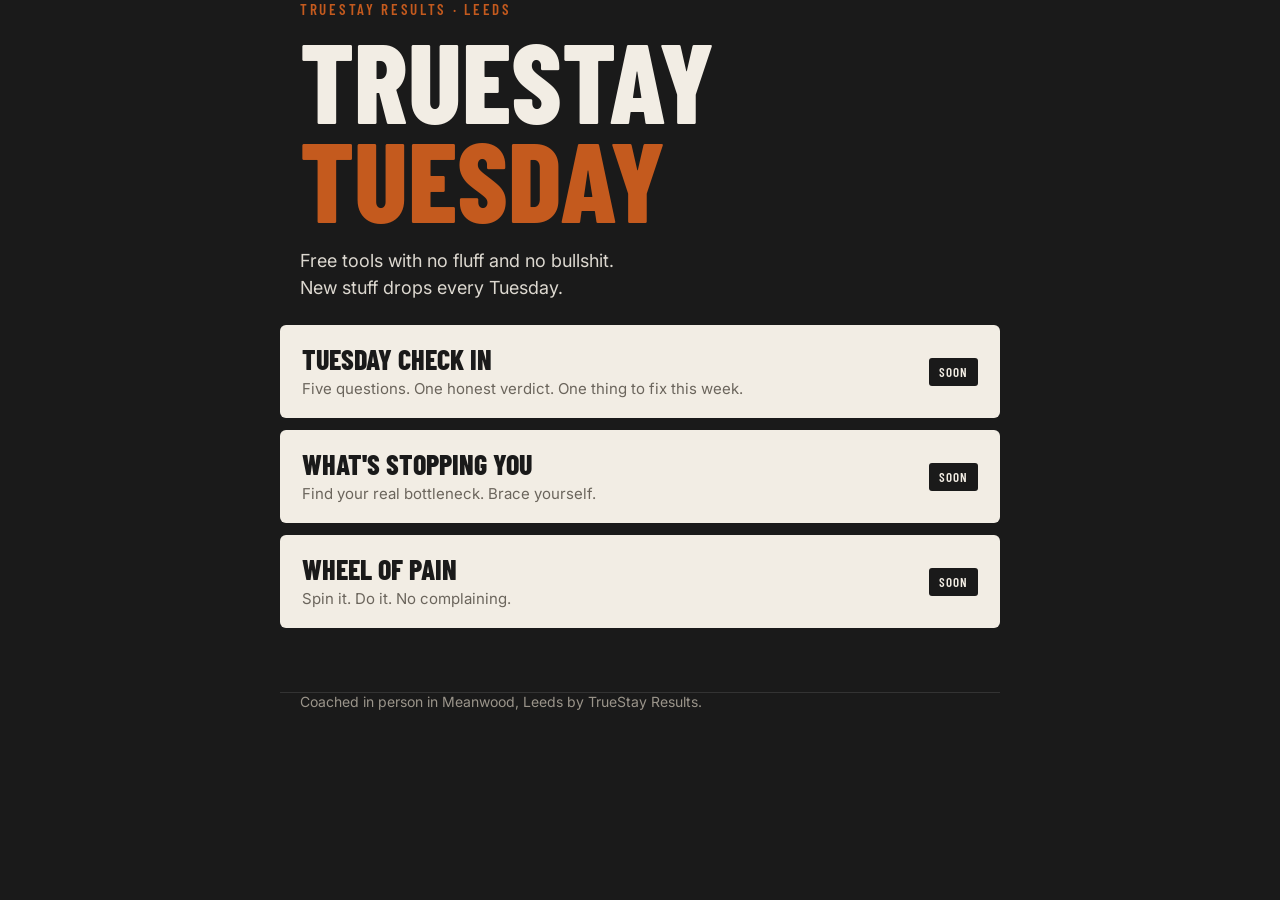
<file: public/index.html>
<!doctype html>
<html lang="en-GB">
<head>
<meta charset="utf-8">
<meta name="viewport" content="width=device-width, initial-scale=1">
<title>TrueStay Tuesday</title>
<meta name="description" content="Free, no nonsense fitness tools from TrueStay Results, Leeds. New stuff every Tuesday.">
<link rel="preconnect" href="https://fonts.googleapis.com">
<link rel="preconnect" href="https://fonts.gstatic.com" crossorigin>
<link href="https://fonts.googleapis.com/css2?family=Barlow+Condensed:wght@600;800&family=Inter:wght@400;600&display=swap" rel="stylesheet">
<style>
  :root {
    --orange: #C45A1E;
    --paper: #F2EDE4;
    --ink: #1A1A1A;
    --muted: #6b655c;
  }
  * { box-sizing: border-box; margin: 0; }
  body {
    background: var(--ink);
    color: var(--paper);
    font-family: Inter, system-ui, sans-serif;
    min-height: 100vh;
    display: flex;
    flex-direction: column;
  }
  .wrap { width: 100%; max-width: 720px; margin: 0 auto; padding: 0 20px; }
  header { padding: 56px 0 32px; }
  .kicker {
    font-family: "Barlow Condensed", sans-serif;
    font-weight: 600;
    letter-spacing: .18em;
    text-transform: uppercase;
    color: var(--orange);
    font-size: 15px;
  }
  h1 {
    font-family: "Barlow Condensed", sans-serif;
    font-weight: 800;
    text-transform: uppercase;
    font-size: clamp(56px, 15vw, 112px);
    line-height: .88;
    margin: 12px 0 20px;
  }
  h1 span { color: var(--orange); }
  .lede { font-size: 18px; line-height: 1.5; max-width: 32ch; opacity: .9; }
  .tools { display: grid; gap: 12px; padding: 24px 0 64px; }
  .tool {
    display: flex; justify-content: space-between; align-items: center; gap: 16px;
    background: var(--paper); color: var(--ink);
    padding: 20px 22px; border-radius: 6px; text-decoration: none;
  }
  .tool h2 {
    font-family: "Barlow Condensed", sans-serif; font-weight: 800;
    text-transform: uppercase; font-size: 28px; line-height: 1;
  }
  .tool p { color: var(--muted); margin-top: 6px; font-size: 15px; }
  .tag {
    flex-shrink: 0; font-family: "Barlow Condensed", sans-serif; font-weight: 600;
    text-transform: uppercase; letter-spacing: .08em; font-size: 13px;
    background: var(--ink); color: var(--paper); padding: 6px 10px; border-radius: 3px;
  }
  footer { margin-top: auto; padding: 24px 0 32px; border-top: 1px solid #333; font-size: 14px; color: #9a948a; }
  footer a { color: var(--paper); }
</style>
</head>
<body>
  <header class="wrap">
    <div class="kicker">TrueStay Results · Leeds</div>
    <h1>TrueStay<br><span>Tuesday</span></h1>
    <p class="lede">Free tools with no fluff and no bullshit. New stuff drops every Tuesday.</p>
  </header>

  <main class="wrap tools">
    <div class="tool">
      <div><h2>Tuesday Check In</h2><p>Five questions. One honest verdict. One thing to fix this week.</p></div>
      <span class="tag">Soon</span>
    </div>
    <div class="tool">
      <div><h2>What's Stopping You</h2><p>Find your real bottleneck. Brace yourself.</p></div>
      <span class="tag">Soon</span>
    </div>
    <div class="tool">
      <div><h2>Wheel of Pain</h2><p>Spin it. Do it. No complaining.</p></div>
      <span class="tag">Soon</span>
    </div>
  </main>

  <footer class="wrap">Coached in person in Meanwood, Leeds by TrueStay Results.</footer>
</body>
</html>
</file>
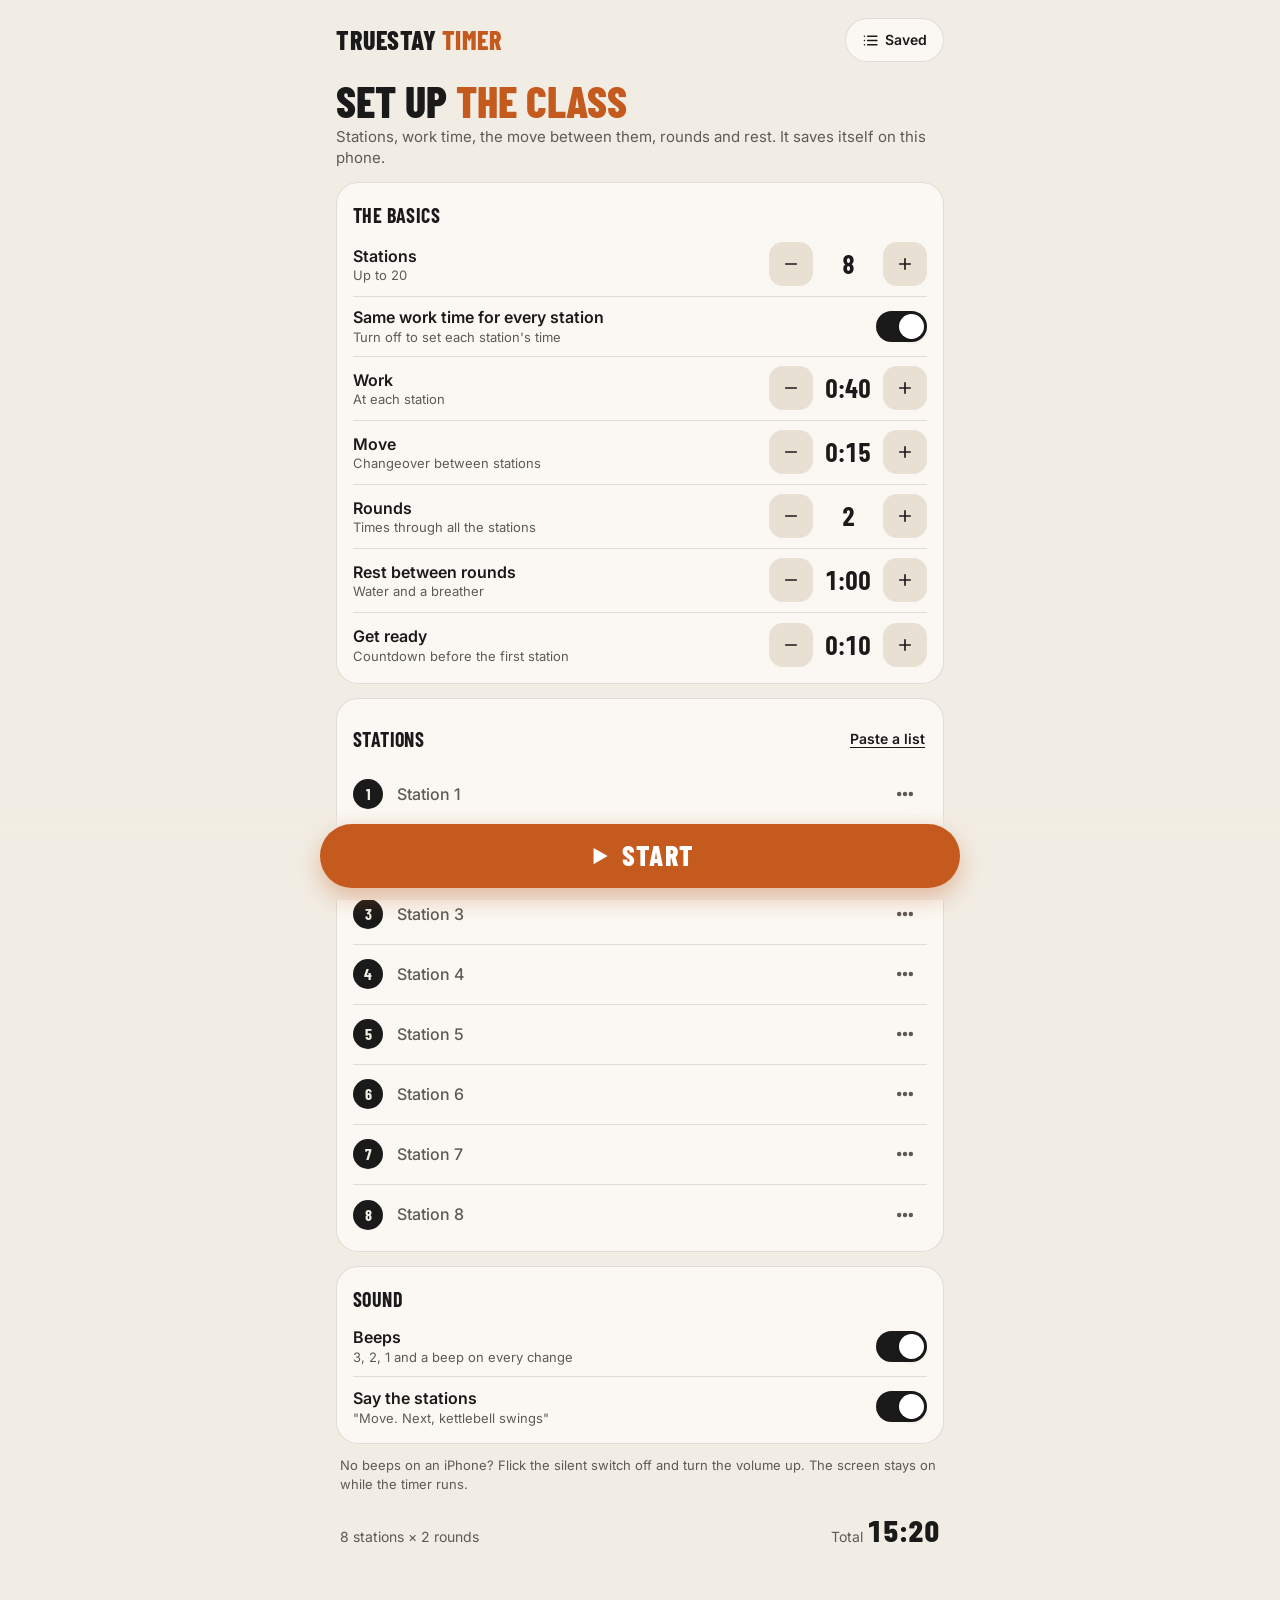
<file: public/timer/index.html>
<!doctype html>
<html lang="en-GB">
<head>
<meta charset="utf-8">
<meta name="viewport" content="width=device-width, initial-scale=1, viewport-fit=cover">
<title>TrueStay Timer</title>
<meta name="description" content="HIIT and circuit class timer: up to 20 stations, move time between them, rounds and rest.">
<meta name="theme-color" content="#1A1A1A">
<meta name="apple-mobile-web-app-capable" content="yes">
<meta name="mobile-web-app-capable" content="yes">
<meta name="apple-mobile-web-app-status-bar-style" content="black-translucent">
<meta name="apple-mobile-web-app-title" content="TS Timer">
<meta name="format-detection" content="telephone=no">
<link rel="manifest" href="manifest.webmanifest">
<link rel="apple-touch-icon" href="icons/apple-touch-icon.png">
<link rel="icon" type="image/png" href="icons/favicon-64.png">
<link rel="preconnect" href="https://fonts.googleapis.com">
<link rel="preconnect" href="https://fonts.gstatic.com" crossorigin>
<link href="https://fonts.googleapis.com/css2?family=Barlow+Condensed:wght@500;600;700;800&family=Inter:wght@400;500;600&display=swap" rel="stylesheet">
<link rel="stylesheet" href="app.css?v=1">
</head>
<body>
<div id="root"></div>
<div id="sheet-root"></div>
<div id="toast" role="status" aria-live="polite"></div>
<script src="app.js?v=1"></script>
</body>
</html>
</file>
<file: public/timer/app.css>
/* TrueStay Timer. The class sees this one, so it wears the TrueStay Results brand:
   burnt orange #C45A1E, off-white #F2EDE4, charcoal #1A1A1A, bold condensed type.
   Burnt orange is 4.35:1 on white, so it's only used for big type, fills and buttons with charcoal text. */
:root {
  --orange: #C45A1E;
  --orange-2: #A94C17;
  --paper: #F2EDE4;
  --paper-2: #E7E0D3;
  --ink: #1A1A1A;
  --ink-2: #3A3835;
  --muted: #5E5A54;
  --line: rgba(26, 26, 26, 0.12);
  --card: #FBF8F3;
  --safe-b: env(safe-area-inset-bottom, 0px);
  --safe-t: env(safe-area-inset-top, 0px);
  --ease: cubic-bezier(.2, .8, .2, 1);
  --cond: "Barlow Condensed", "Avenir Next Condensed", "Roboto Condensed", "Arial Narrow", system-ui, sans-serif;
  color-scheme: light;
}
* { box-sizing: border-box; margin: 0; padding: 0; -webkit-tap-highlight-color: transparent; }
html { background: var(--paper); -webkit-text-size-adjust: 100%; }
body { font-family: Inter, system-ui, -apple-system, sans-serif; color: var(--ink); background: var(--paper); font-size: 16px; line-height: 1.4; min-height: 100dvh; overflow-x: clip; }
button, input, select, textarea { font: inherit; color: inherit; }
button { background: none; border: 0; cursor: pointer; touch-action: manipulation; -webkit-user-select: none; user-select: none; }
button:active { transform: scale(.97); }
:focus-visible { outline: 2px solid var(--ink); outline-offset: 2px; }
.num { font-variant-numeric: tabular-nums; }
[hidden] { display: none !important; }
svg { display: block; }

/* ---------- setup ---------- */
.wrap { max-width: 640px; margin: 0 auto; padding: calc(14px + var(--safe-t)) 16px calc(120px + var(--safe-b)); }
.top { display: flex; align-items: center; justify-content: space-between; gap: 10px; min-height: 52px; }
.brand { font-family: var(--cond); font-weight: 800; text-transform: uppercase; letter-spacing: .02em; font-size: 26px; line-height: 1; }
.brand span { color: var(--orange); }
.top .acts { display: flex; gap: 8px; }
.pill { min-height: 44px; padding: 0 16px; border-radius: 999px; background: var(--card); border: 1px solid var(--line); font-weight: 600; font-size: 14px; display: inline-flex; align-items: center; gap: 6px; }
.pill svg { width: 17px; height: 17px; }
h1.title { font-family: var(--cond); font-weight: 800; text-transform: uppercase; font-size: 44px; line-height: .95; margin: 14px 0 4px; }
h1.title span { color: var(--orange); }
.lede { color: var(--muted); font-size: 15px; }

.card { background: var(--card); border: 1px solid var(--line); border-radius: 22px; padding: 6px 16px; margin-top: 14px; }
.card h2 { font-family: var(--cond); font-weight: 700; text-transform: uppercase; font-size: 20px; letter-spacing: .02em; padding: 12px 0 4px; }
.setting { display: flex; align-items: center; justify-content: space-between; gap: 12px; min-height: 64px; border-bottom: 1px solid var(--line); }
.setting:last-child { border-bottom: 0; }
.setting .l b { display: block; font-weight: 600; font-size: 16px; }
.setting .l small { display: block; color: var(--muted); font-size: 13px; line-height: 1.3; }
.stepper { display: flex; align-items: center; gap: 4px; flex: 0 0 auto; }
.stepper button { width: 44px; height: 44px; border-radius: 14px; background: var(--paper-2); display: grid; place-items: center; }
.stepper button svg { width: 18px; height: 18px; }
.stepper button:disabled { opacity: .35; }
.stepper .v { min-width: 62px; text-align: center; font-family: var(--cond); font-weight: 700; font-size: 26px; line-height: 1; }
.stepper.sm button { width: 40px; height: 40px; border-radius: 12px; position: relative; }
.stepper.sm button::after { content: ""; position: absolute; inset: -2px; }
.stepper.sm .v { min-width: 52px; font-size: 22px; }
.toggle { display: flex; align-items: center; justify-content: space-between; gap: 12px; min-height: 60px; border-bottom: 1px solid var(--line); width: 100%; text-align: left; }
.toggle:last-child { border-bottom: 0; }
.toggle .l b { display: block; font-weight: 600; }
.toggle .l small { display: block; color: var(--muted); font-size: 13px; }
.sw { width: 51px; height: 31px; border-radius: 999px; background: var(--paper-2); position: relative; flex: 0 0 auto; transition: background .2s; border: 1px solid var(--line); }
.sw::after { content: ""; position: absolute; top: 2px; left: 2px; width: 25px; height: 25px; border-radius: 50%; background: #fff; box-shadow: 0 2px 5px rgba(0,0,0,.2); transition: transform .25s var(--ease); }
.sw.on { background: var(--ink); }
.sw.on::after { transform: translateX(20px); }

.stations-head { display: flex; align-items: center; justify-content: space-between; gap: 10px; padding: 12px 0 4px; }
.stations-head h2 { padding: 0; }
.stations-head .link { font-size: 14px; font-weight: 600; text-decoration: underline; text-underline-offset: 3px; min-height: 44px; padding: 0 2px; }
.st { display: grid; grid-template-columns: 34px minmax(0, 1fr) auto 44px; align-items: center; gap: 8px; min-height: 60px; border-bottom: 1px solid var(--line); }
.st:last-child { border-bottom: 0; }
.st.same { grid-template-columns: 34px minmax(0, 1fr) 44px; }
.st .n { width: 30px; height: 30px; border-radius: 50%; background: var(--ink); color: var(--paper); display: grid; place-items: center; font-family: var(--cond); font-weight: 700; font-size: 16px; }
.st input { min-width: 0; width: 100%; min-height: 44px; border: 0; background: transparent; font-size: 16px; font-weight: 500; outline: 0; padding: 0 2px; border-bottom: 1.5px solid transparent; }
.st input:focus { border-bottom-color: var(--ink); }
.st input::placeholder { color: var(--muted); opacity: 1; }
.st .more { width: 44px; height: 44px; border-radius: 12px; display: grid; place-items: center; color: var(--muted); }
.st .more svg { width: 20px; height: 20px; }

.summary { display: flex; justify-content: space-between; align-items: baseline; gap: 10px; margin: 16px 4px 0; color: var(--muted); font-size: 14px; }
.summary b { font-family: var(--cond); font-weight: 800; font-size: 30px; color: var(--ink); }
.startbar { position: fixed; left: 0; right: 0; bottom: 0; z-index: 20; padding: 12px 16px calc(12px + var(--safe-b)); background: linear-gradient(180deg, rgba(242,237,228,0), var(--paper) 30%); }
.startbar .inner { max-width: 640px; margin: 0 auto; }
.go { width: 100%; height: 64px; border-radius: 999px; background: var(--orange); color: #fff; font-family: var(--cond); font-weight: 800; text-transform: uppercase; font-size: 28px; letter-spacing: .04em; display: flex; align-items: center; justify-content: center; gap: 10px; box-shadow: 0 10px 24px rgba(196,90,30,.35); }
.go svg { width: 26px; height: 26px; }
.note { font-size: 13px; color: var(--muted); margin: 12px 4px 0; line-height: 1.45; }

/* ---------- sheets + toast ---------- */
.backdrop { position: fixed; inset: 0; background: rgba(26,26,26,.45); z-index: 40; opacity: 0; transition: opacity .25s; }
.backdrop.show { opacity: 1; }
.sheet { position: fixed; left: 0; right: 0; bottom: 0; z-index: 41; max-width: 560px; margin: 0 auto; background: var(--paper); border-radius: 26px 26px 0 0; max-height: 88dvh; display: flex; flex-direction: column; transform: translateY(105%); transition: transform .38s var(--ease); }
.sheet.show { transform: none; }
.sheet .grab { width: 38px; height: 5px; border-radius: 3px; background: var(--line); margin: 8px auto 0; }
.sheet-head { display: flex; align-items: center; justify-content: space-between; padding: 8px 16px; gap: 10px; }
.sheet-head h3 { font-family: var(--cond); font-weight: 800; text-transform: uppercase; font-size: 24px; }
.sheet-body { overflow-y: auto; padding: 4px 16px calc(20px + var(--safe-b)); display: grid; gap: 10px; }
.round { width: 44px; height: 44px; border-radius: 50%; background: var(--card); border: 1px solid var(--line); display: grid; place-items: center; flex: 0 0 auto; }
.round svg { width: 19px; height: 19px; }
.btn { min-height: 52px; border-radius: 999px; padding: 0 20px; font-weight: 600; background: var(--ink); color: var(--paper); display: flex; align-items: center; justify-content: center; gap: 8px; width: 100%; }
.btn.orange { background: var(--orange); color: #fff; }
.btn.ghost { background: transparent; color: var(--ink); border: 1.5px solid var(--line); }
.btn.danger { background: transparent; color: #A3261B; border: 1.5px solid rgba(163,38,27,.3); }
.btn svg { width: 18px; height: 18px; }
.field { display: grid; gap: 6px; }
.field label { font-size: 13px; color: var(--muted); padding-left: 4px; }
.field input, .field textarea { width: 100%; border-radius: 14px; border: 1.5px solid var(--line); background: var(--card); padding: 12px 14px; font-size: 16px; outline: 0; }
.field input:focus, .field textarea:focus { border-color: var(--ink); }
.field textarea { min-height: 220px; resize: vertical; line-height: 1.5; }
.saved { display: flex; align-items: center; gap: 10px; min-height: 60px; padding: 8px 8px 8px 14px; border-radius: 16px; background: var(--card); border: 1px solid var(--line); }
.saved .l { flex: 1; min-width: 0; }
.saved .l b { display: block; font-weight: 600; }
.saved .l small { color: var(--muted); font-size: 13px; }
.saved button.load { min-height: 44px; padding: 0 16px; border-radius: 999px; background: var(--ink); color: var(--paper); font-weight: 600; font-size: 14px; }
.saved button.del { width: 44px; height: 44px; border-radius: 12px; display: grid; place-items: center; color: #A3261B; }
.saved button.del svg { width: 18px; height: 18px; }
.empty { text-align: center; color: var(--muted); padding: 22px 10px; border: 1.5px dashed var(--line); border-radius: 18px; }
.menu { display: grid; gap: 8px; }
.menu button { display: flex; align-items: center; gap: 12px; min-height: 52px; padding: 0 16px; border-radius: 16px; background: var(--card); border: 1px solid var(--line); font-weight: 500; text-align: left; }
.menu button svg { width: 19px; height: 19px; }
.menu button.danger { color: #A3261B; }
.menu button:disabled { opacity: .4; }
#toast { position: fixed; left: 50%; bottom: calc(100px + var(--safe-b)); z-index: 90; transform: translate(-50%, 20px); opacity: 0; pointer-events: none; transition: opacity .25s, transform .3s var(--ease); width: min(92vw, 460px); }
#toast.show { opacity: 1; transform: translate(-50%, 0); }
#toast div { background: var(--ink); color: var(--paper); border-radius: 16px; padding: 12px 16px; font-size: 15px; }

/* ---------- running ---------- */
.run { position: fixed; inset: 0; z-index: 60; display: grid; grid-template-rows: auto minmax(0, 1fr) auto; grid-template-columns: minmax(0, 1fr); color: var(--paper); background: var(--ink); padding: calc(10px + var(--safe-t)) 16px calc(14px + var(--safe-b)); transition: background-color .35s var(--ease), color .35s var(--ease); overflow: hidden; }
.run.work { background: var(--orange); color: #fff; }
.run.move { background: var(--paper); color: var(--ink); }
.run.rest { background: #2B2926; color: var(--paper); }
.run.ready { background: var(--ink); color: var(--paper); }
.run.done { background: var(--ink); color: var(--paper); }
.run-top { display: flex; align-items: center; justify-content: space-between; gap: 10px; font-family: var(--cond); font-weight: 600; font-size: 20px; letter-spacing: .02em; text-transform: uppercase; }
.run-top .meta { display: flex; gap: 14px; flex-wrap: wrap; }
.run-top .meta span { opacity: .85; }
.run-top .meta b { font-weight: 800; opacity: 1; }
.rbtn { width: 48px; height: 48px; border-radius: 50%; display: grid; place-items: center; background: rgba(255,255,255,.14); color: inherit; flex: 0 0 auto; }
.run.move .rbtn { background: rgba(26,26,26,.08); }
.rbtn svg { width: 22px; height: 22px; }
.run > * { min-width: 0; }
.run-mid { display: flex; flex-direction: column; align-items: center; justify-content: center; text-align: center; min-height: 0; min-width: 0; gap: 2px; }
.phase { font-family: var(--cond); font-weight: 800; text-transform: uppercase; font-size: clamp(34px, 9vw, 72px); letter-spacing: .06em; line-height: 1; display: flex; align-items: center; gap: 10px; }
.run.move .phase { color: var(--orange); }
.run.ready .phase, .run.rest .phase { color: var(--orange); }
.phase svg { width: .8em; height: .8em; }
.clock { width: 100%; text-align: center; white-space: nowrap; font-family: var(--cond); font-weight: 800; font-size: min(44vw, 42dvh); line-height: .86; letter-spacing: -0.01em; font-variant-numeric: tabular-nums; margin: 4px 0; }
.clock.last { animation: thump 1s ease-out infinite; }
@keyframes thump { 0% { transform: scale(1.06); } 30% { transform: scale(1); } }
.station { font-family: var(--cond); font-weight: 700; text-transform: uppercase; font-size: clamp(30px, 8.5vw, 64px); line-height: 1.02; max-width: 100%; overflow-wrap: anywhere; }
.station small { display: block; font-size: .5em; font-weight: 600; opacity: .8; letter-spacing: .04em; margin-bottom: 2px; }
.next { font-size: clamp(16px, 4.2vw, 26px); font-weight: 500; margin-top: 10px; opacity: .9; }
.next b { font-weight: 700; }
.bar { height: 10px; border-radius: 5px; background: rgba(255,255,255,.2); overflow: hidden; margin: 10px 0 14px; }
.run.move .bar { background: rgba(26,26,26,.12); }
.bar i { display: block; height: 100%; width: 0; background: currentColor; border-radius: 5px; }
.run.work .bar i { background: #fff; }
.run.move .bar i, .run.ready .bar i, .run.rest .bar i { background: var(--orange); }
.run-ctrls { display: grid; grid-template-columns: 1fr auto 1fr; align-items: center; gap: 12px; }
.run-ctrls .side { display: flex; gap: 10px; }
.run-ctrls .side.r { justify-content: flex-end; }
.bigbtn { width: 84px; height: 84px; border-radius: 50%; display: grid; place-items: center; background: #fff; color: var(--ink); box-shadow: 0 8px 24px rgba(0,0,0,.25); }
.run.move .bigbtn { background: var(--ink); color: var(--paper); }
.bigbtn svg { width: 34px; height: 34px; }
.paused-tag { position: absolute; left: 50%; top: calc(64px + var(--safe-t)); transform: translateX(-50%); background: rgba(0,0,0,.55); color: #fff; font-family: var(--cond); font-weight: 800; letter-spacing: .08em; text-transform: uppercase; padding: 6px 16px; border-radius: 999px; font-size: 20px; }
.done-box { display: grid; gap: 12px; justify-items: center; }
.done-box .big { font-family: var(--cond); font-weight: 800; text-transform: uppercase; font-size: clamp(64px, 18vw, 140px); line-height: .9; color: var(--orange); }
.done-box p { font-size: 18px; opacity: .9; }
.done-actions { display: grid; grid-template-columns: 1fr 1fr; gap: 10px; max-width: 520px; width: 100%; margin: 0 auto; }
.done-actions .btn { background: var(--paper); color: var(--ink); }
.done-actions .btn.orange { background: var(--orange); color: #fff; }
.sound-hint { font-size: 13px; opacity: .75; text-align: center; margin-top: 8px; }

/* landscape: clock on the left, the rest on the right */
@media (orientation: landscape) and (max-height: 560px) {
  .run { padding-top: calc(6px + var(--safe-t)); padding-left: max(16px, env(safe-area-inset-left)); padding-right: max(16px, env(safe-area-inset-right)); }
  .run-mid { display: grid; grid-template-columns: minmax(0, 1.2fr) minmax(0, 1fr); grid-template-rows: auto auto auto; align-content: center; align-items: center; gap: 4px 24px; text-align: left; }
  .run-mid .phase { grid-column: 2; grid-row: 1; justify-content: flex-start; font-size: clamp(28px, 5vw, 52px); }
  .run-mid .clock { grid-column: 1; grid-row: 1 / span 3; font-size: min(50dvh, 30vw); }
  .run-mid .station { grid-column: 2; grid-row: 2; font-size: clamp(24px, 4.4vw, 44px); }
  .run-mid .next { grid-column: 2; grid-row: 3; margin-top: 0; font-size: clamp(14px, 2.4vw, 20px); }
  .run-top { font-size: 17px; }
  .rbtn { width: 44px; height: 44px; }
  .bar { margin: 4px 0 8px; height: 8px; }
  .bigbtn { width: 60px; height: 60px; }
  .bigbtn svg { width: 26px; height: 26px; }
  .paused-tag { top: calc(50px + var(--safe-t)); }
}
@media (min-width: 900px) and (min-height: 700px) {
  .clock { font-size: min(48dvh, 34vw); }
}
@media (prefers-reduced-motion: reduce) {
  *, *::before, *::after { animation: none !important; transition: none !important; }
}
</file>
